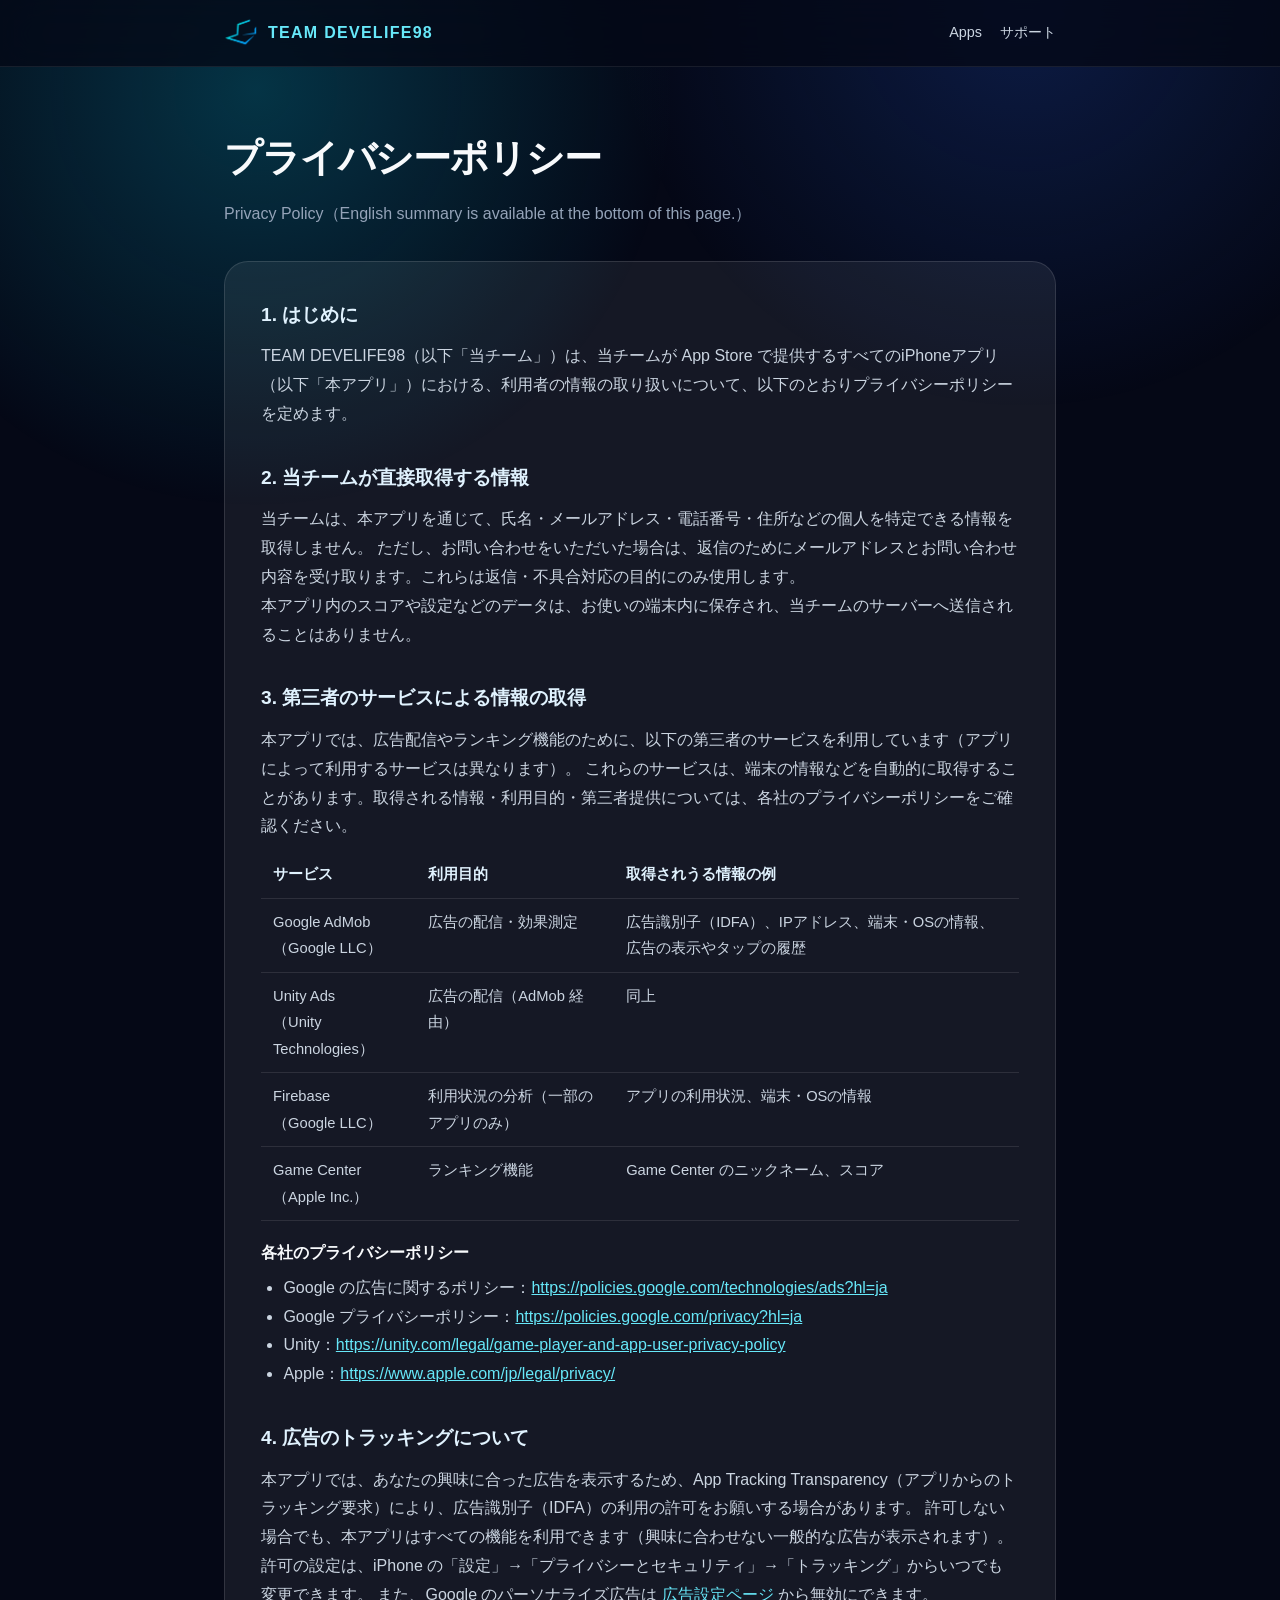
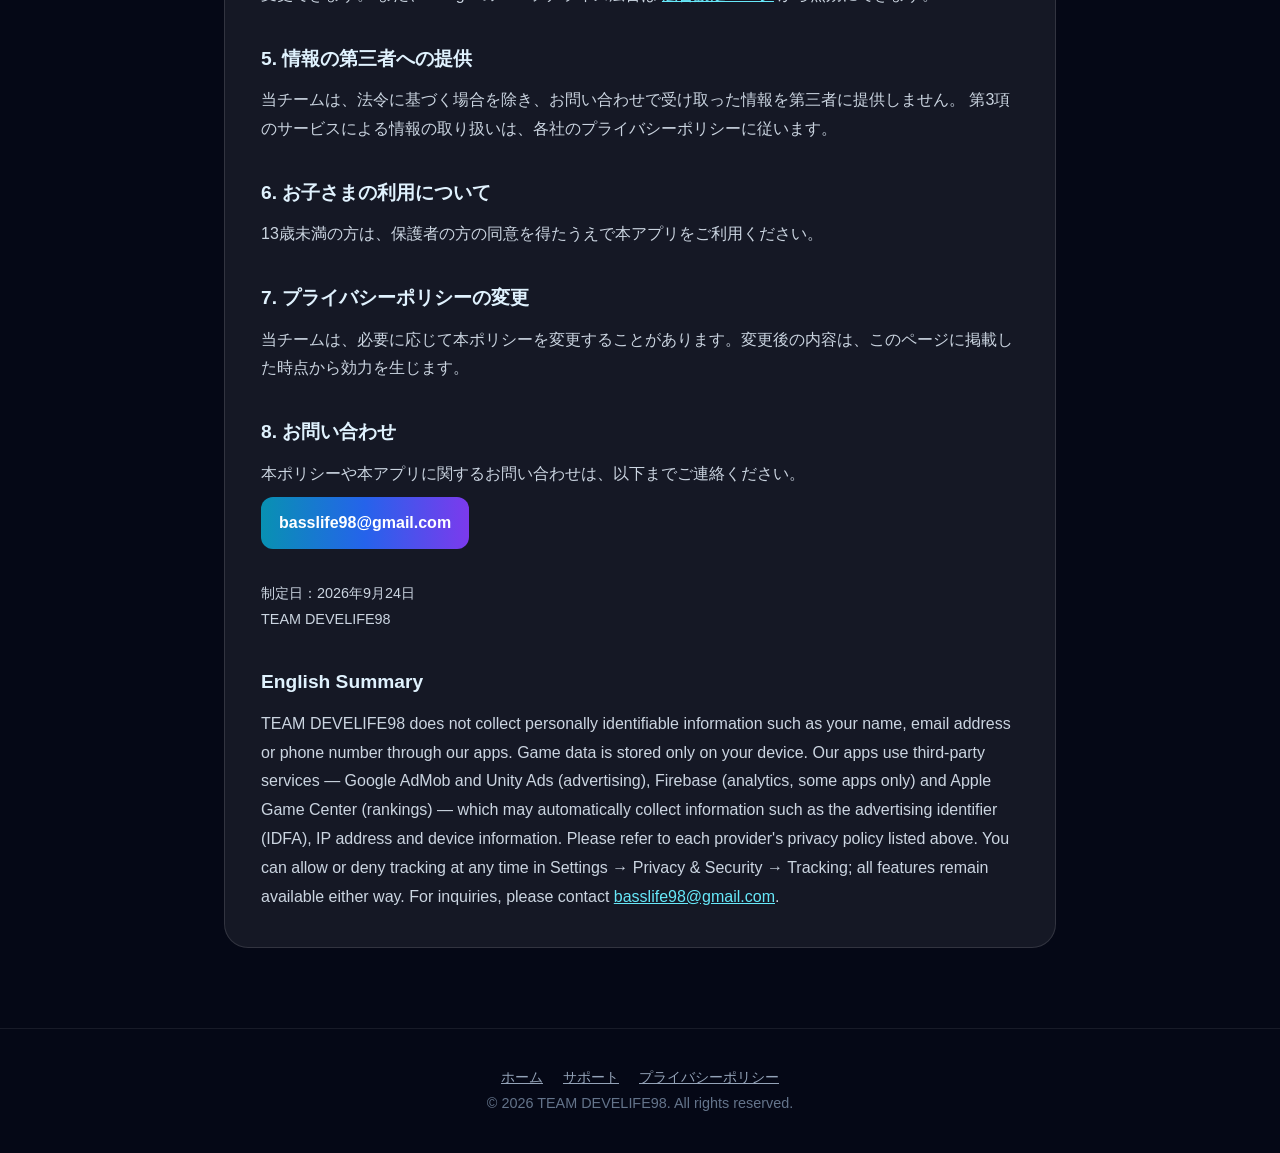
<file: privacy/index.html>
<!DOCTYPE html>
<html lang="ja">
<head>
<meta charset="UTF-8">
<meta name="viewport" content="width=device-width, initial-scale=1.0">
<title>プライバシーポリシー | TEAM DEVELIFE98</title>
<meta name="description" content="TEAM DEVELIFE98 が提供するiPhoneアプリ共通のプライバシーポリシーです。">
<link rel="stylesheet" href="../assets/css/page.css">
</head>

<body>

<nav class="nav">
  <div class="nav-inner">
    <a class="nav-logo" href="../">
      <img src="../assets/images/logor.png" alt="TEAM DEVELIFE98 Logo">
      <span>TEAM DEVELIFE98</span>
    </a>
    <div class="nav-links">
      <a href="../#apps">Apps</a>
      <a href="../support/">サポート</a>
    </div>
  </div>
</nav>

<main>
  <h1>プライバシーポリシー</h1>
  <p class="lead">Privacy Policy（English summary is available at the bottom of this page.）</p>

  <div class="doc">
    <h2>1. はじめに</h2>
    <p>
      TEAM DEVELIFE98（以下「当チーム」）は、当チームが App Store で提供するすべてのiPhoneアプリ（以下「本アプリ」）における、利用者の情報の取り扱いについて、以下のとおりプライバシーポリシーを定めます。
    </p>

    <h2>2. 当チームが直接取得する情報</h2>
    <p>
      当チームは、本アプリを通じて、氏名・メールアドレス・電話番号・住所などの個人を特定できる情報を取得しません。
      ただし、お問い合わせをいただいた場合は、返信のためにメールアドレスとお問い合わせ内容を受け取ります。これらは返信・不具合対応の目的にのみ使用します。
    </p>
    <p>
      本アプリ内のスコアや設定などのデータは、お使いの端末内に保存され、当チームのサーバーへ送信されることはありません。
    </p>

    <h2>3. 第三者のサービスによる情報の取得</h2>
    <p>
      本アプリでは、広告配信やランキング機能のために、以下の第三者のサービスを利用しています（アプリによって利用するサービスは異なります）。
      これらのサービスは、端末の情報などを自動的に取得することがあります。取得される情報・利用目的・第三者提供については、各社のプライバシーポリシーをご確認ください。
    </p>

    <div class="table-wrap">
      <table>
        <tr class="head">
          <th>サービス</th>
          <th>利用目的</th>
          <th>取得されうる情報の例</th>
        </tr>
        <tr>
          <td data-label="サービス">Google AdMob<br>（Google LLC）</td>
          <td data-label="利用目的">広告の配信・効果測定</td>
          <td data-label="取得されうる情報">広告識別子（IDFA）、IPアドレス、端末・OSの情報、広告の表示やタップの履歴</td>
        </tr>
        <tr>
          <td data-label="サービス">Unity Ads<br>（Unity Technologies）</td>
          <td data-label="利用目的">広告の配信（AdMob 経由）</td>
          <td data-label="取得されうる情報">同上</td>
        </tr>
        <tr>
          <td data-label="サービス">Firebase<br>（Google LLC）</td>
          <td data-label="利用目的">利用状況の分析（一部のアプリのみ）</td>
          <td data-label="取得されうる情報">アプリの利用状況、端末・OSの情報</td>
        </tr>
        <tr>
          <td data-label="サービス">Game Center<br>（Apple Inc.）</td>
          <td data-label="利用目的">ランキング機能</td>
          <td data-label="取得されうる情報">Game Center のニックネーム、スコア</td>
        </tr>
      </table>
    </div>

    <h3>各社のプライバシーポリシー</h3>
    <ul>
      <li>Google の広告に関するポリシー：<a href="https://policies.google.com/technologies/ads?hl=ja" target="_blank" rel="noopener">https://policies.google.com/technologies/ads?hl=ja</a></li>
      <li>Google プライバシーポリシー：<a href="https://policies.google.com/privacy?hl=ja" target="_blank" rel="noopener">https://policies.google.com/privacy?hl=ja</a></li>
      <li>Unity：<a href="https://unity.com/legal/game-player-and-app-user-privacy-policy" target="_blank" rel="noopener">https://unity.com/legal/game-player-and-app-user-privacy-policy</a></li>
      <li>Apple：<a href="https://www.apple.com/jp/legal/privacy/" target="_blank" rel="noopener">https://www.apple.com/jp/legal/privacy/</a></li>
    </ul>

    <h2>4. 広告のトラッキングについて</h2>
    <p>
      本アプリでは、あなたの興味に合った広告を表示するため、App Tracking Transparency（アプリからのトラッキング要求）により、広告識別子（IDFA）の利用の許可をお願いする場合があります。
      許可しない場合でも、本アプリはすべての機能を利用できます（興味に合わせない一般的な広告が表示されます）。
    </p>
    <p>
      許可の設定は、iPhone の「設定」→「プライバシーとセキュリティ」→「トラッキング」からいつでも変更できます。
      また、Google のパーソナライズ広告は <a href="https://adssettings.google.com/" target="_blank" rel="noopener">広告設定ページ</a> から無効にできます。
    </p>

    <h2>5. 情報の第三者への提供</h2>
    <p>
      当チームは、法令に基づく場合を除き、お問い合わせで受け取った情報を第三者に提供しません。
      第3項のサービスによる情報の取り扱いは、各社のプライバシーポリシーに従います。
    </p>

    <h2>6. お子さまの利用について</h2>
    <p>
      13歳未満の方は、保護者の方の同意を得たうえで本アプリをご利用ください。
    </p>

    <h2>7. プライバシーポリシーの変更</h2>
    <p>
      当チームは、必要に応じて本ポリシーを変更することがあります。変更後の内容は、このページに掲載した時点から効力を生じます。
    </p>

    <h2>8. お問い合わせ</h2>
    <p>本ポリシーや本アプリに関するお問い合わせは、以下までご連絡ください。</p>
    <a class="contact" href="mailto:basslife98@gmail.com">basslife98@gmail.com</a>

    <p class="meta">
      制定日：2026年9月24日<br>
      TEAM DEVELIFE98
    </p>

    <h2 id="en">English Summary</h2>
    <p>
      TEAM DEVELIFE98 does not collect personally identifiable information such as your name, email address or phone number through our apps. Game data is stored only on your device.
      Our apps use third-party services — Google AdMob and Unity Ads (advertising), Firebase (analytics, some apps only) and Apple Game Center (rankings) — which may automatically collect information such as the advertising identifier (IDFA), IP address and device information.
      Please refer to each provider's privacy policy listed above.
      You can allow or deny tracking at any time in Settings → Privacy &amp; Security → Tracking; all features remain available either way.
      For inquiries, please contact <a href="mailto:basslife98@gmail.com">basslife98@gmail.com</a>.
    </p>
  </div>
</main>

<footer>
  <a href="../">ホーム</a><a href="../support/">サポート</a><a href="../privacy/">プライバシーポリシー</a>
  <p>© 2026 TEAM DEVELIFE98. All rights reserved.</p>
</footer>

</body>
</html>
</file>
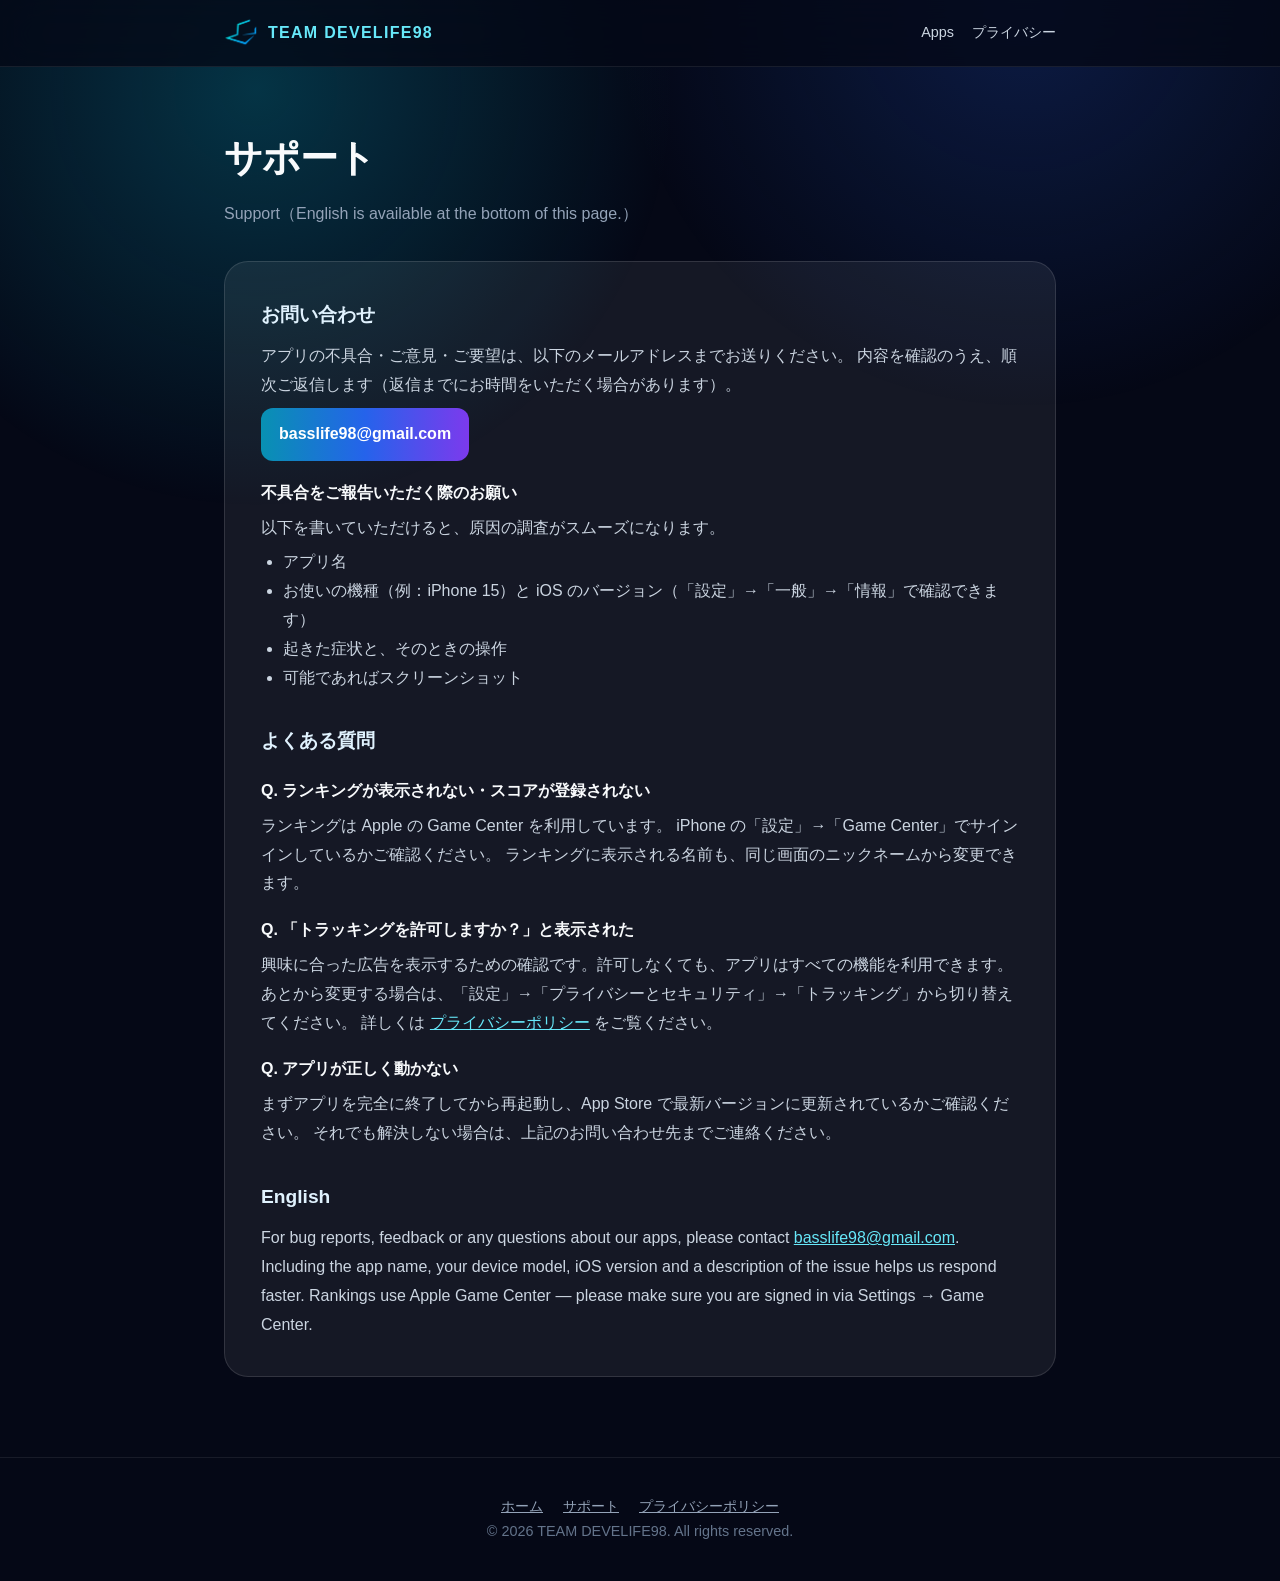
<file: support/index.html>
<!DOCTYPE html>
<html lang="ja">
<head>
<meta charset="UTF-8">
<meta name="viewport" content="width=device-width, initial-scale=1.0">
<title>サポート | TEAM DEVELIFE98</title>
<meta name="description" content="TEAM DEVELIFE98 が提供するiPhoneアプリのサポート・お問い合わせページです。">
<link rel="stylesheet" href="../assets/css/page.css">
</head>

<body>

<nav class="nav">
  <div class="nav-inner">
    <a class="nav-logo" href="../">
      <img src="../assets/images/logor.png" alt="TEAM DEVELIFE98 Logo">
      <span>TEAM DEVELIFE98</span>
    </a>
    <div class="nav-links">
      <a href="../#apps">Apps</a>
      <a href="../privacy/">プライバシー</a>
    </div>
  </div>
</nav>

<main>
  <h1>サポート</h1>
  <p class="lead">Support（English is available at the bottom of this page.）</p>

  <div class="doc">
    <h2>お問い合わせ</h2>
    <p>
      アプリの不具合・ご意見・ご要望は、以下のメールアドレスまでお送りください。
      内容を確認のうえ、順次ご返信します（返信までにお時間をいただく場合があります）。
    </p>
    <a class="contact" href="mailto:basslife98@gmail.com?subject=%E3%80%90%E3%82%A2%E3%83%97%E3%83%AA%E5%90%8D%E3%80%91%E3%81%8A%E5%95%8F%E3%81%84%E5%90%88%E3%82%8F%E3%81%9B">basslife98@gmail.com</a>

    <h3>不具合をご報告いただく際のお願い</h3>
    <p>以下を書いていただけると、原因の調査がスムーズになります。</p>
    <ul>
      <li>アプリ名</li>
      <li>お使いの機種（例：iPhone 15）と iOS のバージョン（「設定」→「一般」→「情報」で確認できます）</li>
      <li>起きた症状と、そのときの操作</li>
      <li>可能であればスクリーンショット</li>
    </ul>

    <h2>よくある質問</h2>

    <h3>Q. ランキングが表示されない・スコアが登録されない</h3>
    <p>
      ランキングは Apple の Game Center を利用しています。
      iPhone の「設定」→「Game Center」でサインインしているかご確認ください。
      ランキングに表示される名前も、同じ画面のニックネームから変更できます。
    </p>

    <h3>Q. 「トラッキングを許可しますか？」と表示された</h3>
    <p>
      興味に合った広告を表示するための確認です。許可しなくても、アプリはすべての機能を利用できます。
      あとから変更する場合は、「設定」→「プライバシーとセキュリティ」→「トラッキング」から切り替えてください。
      詳しくは <a href="../privacy/">プライバシーポリシー</a> をご覧ください。
    </p>

    <h3>Q. アプリが正しく動かない</h3>
    <p>
      まずアプリを完全に終了してから再起動し、App Store で最新バージョンに更新されているかご確認ください。
      それでも解決しない場合は、上記のお問い合わせ先までご連絡ください。
    </p>

    <h2 id="en">English</h2>
    <p>
      For bug reports, feedback or any questions about our apps, please contact
      <a href="mailto:basslife98@gmail.com">basslife98@gmail.com</a>.
      Including the app name, your device model, iOS version and a description of the issue helps us respond faster.
      Rankings use Apple Game Center — please make sure you are signed in via Settings → Game Center.
    </p>
  </div>
</main>

<footer>
  <a href="../">ホーム</a><a href="../support/">サポート</a><a href="../privacy/">プライバシーポリシー</a>
  <p>© 2026 TEAM DEVELIFE98. All rights reserved.</p>
</footer>

</body>
</html>
</file>
<file: assets/css/page.css>
/* プライバシーポリシー・サポートなど、トップ以外のページ共通スタイル（トップのデザインに合わせる） */
*{margin:0;padding:0;box-sizing:border-box}

body{
  font-family:-apple-system,BlinkMacSystemFont,"Segoe UI",sans-serif;
  background:#050816;
  color:#f8fafc;
  line-height:1.8;
}

body::before{
  content:"";
  position:fixed;
  inset:0;
  background:
    radial-gradient(circle at 20% 10%,rgba(6,182,212,.25),transparent 32%),
    radial-gradient(circle at 80% 0%,rgba(37,99,235,.22),transparent 30%);
  z-index:-1;
}

.nav{
  position:sticky;
  top:0;
  z-index:10;
  background:rgba(5,8,22,.78);
  backdrop-filter:blur(18px);
  border-bottom:1px solid rgba(255,255,255,.08);
}

.nav-inner{
  max-width:880px;
  margin:auto;
  padding:16px 24px;
  display:flex;
  justify-content:space-between;
  align-items:center;
  gap:16px;
}

.nav-logo{
  display:flex;
  align-items:center;
  gap:10px;
  font-weight:800;
  letter-spacing:.08em;
  color:#67e8f9;
  text-decoration:none;
}

.nav-logo img{
  width:34px;
  height:34px;
  border-radius:8px;
}

.nav-links{
  display:flex;
  gap:18px;
  font-size:.9rem;
}

.nav-links a{
  color:#cbd5e1;
  text-decoration:none;
}

main{
  max-width:880px;
  margin:auto;
  padding:56px 24px 80px;
}

h1{
  font-size:clamp(1.8rem,6vw,2.4rem);
  letter-spacing:-.03em;
  margin-bottom:8px;
}

.lead{
  color:#94a3b8;
  margin-bottom:32px;
}

.doc{
  background:rgba(255,255,255,.065);
  border:1px solid rgba(255,255,255,.12);
  border-radius:24px;
  padding:36px;
}

.doc h2{
  font-size:1.2rem;
  color:#e0f2fe;
  margin:32px 0 10px;
}

.doc h2:first-child{
  margin-top:0;
}

.doc h3{
  font-size:1rem;
  margin:18px 0 6px;
}

.doc p,.doc li{
  color:#cbd5e1;
}

.doc ul{
  padding-left:1.4em;
  margin:6px 0;
}

.doc a{
  color:#67e8f9;
  word-break:break-all;
}

.table-wrap{
  overflow-x:auto;
  margin:10px 0;
}

table{
  width:100%;
  border-collapse:collapse;
  font-size:.92rem;
}

th,td{
  text-align:left;
  padding:10px 12px;
  border-bottom:1px solid rgba(255,255,255,.1);
  vertical-align:top;
  color:#cbd5e1;
}

th{
  color:#e0f2fe;
  white-space:nowrap;
}

.contact{
  display:inline-block;
  margin-top:8px;
  padding:12px 18px;
  border-radius:12px;
  background:linear-gradient(90deg,#0891b2,#2563eb,#7c3aed);
  color:#fff !important;
  font-weight:800;
  text-decoration:none;
}

.meta{
  margin-top:32px;
  color:#94a3b8;
  font-size:.9rem;
}

footer{
  padding:36px 24px;
  text-align:center;
  color:#64748b;
  border-top:1px solid rgba(255,255,255,.08);
  font-size:.9rem;
}

footer a{
  color:#94a3b8;
  margin:0 10px;
}

@media(max-width:600px){
  .nav-logo span{
    display:none;
  }

  .doc{
    padding:24px 20px;
  }

  /* スマホでは表を1行ずつカード状に縦並びにする */
  table,tbody,tr,td{
    display:block;
  }

  tr.head{
    display:none;
  }

  tr{
    padding:12px 0;
    border-bottom:1px solid rgba(255,255,255,.1);
  }

  td{
    padding:2px 0;
    border:none;
  }

  td[data-label]::before{
    content:attr(data-label);
    display:block;
    font-size:.78rem;
    color:#67e8f9;
    font-weight:800;
  }

  td br{
    display:none;
  }
}
</file>
